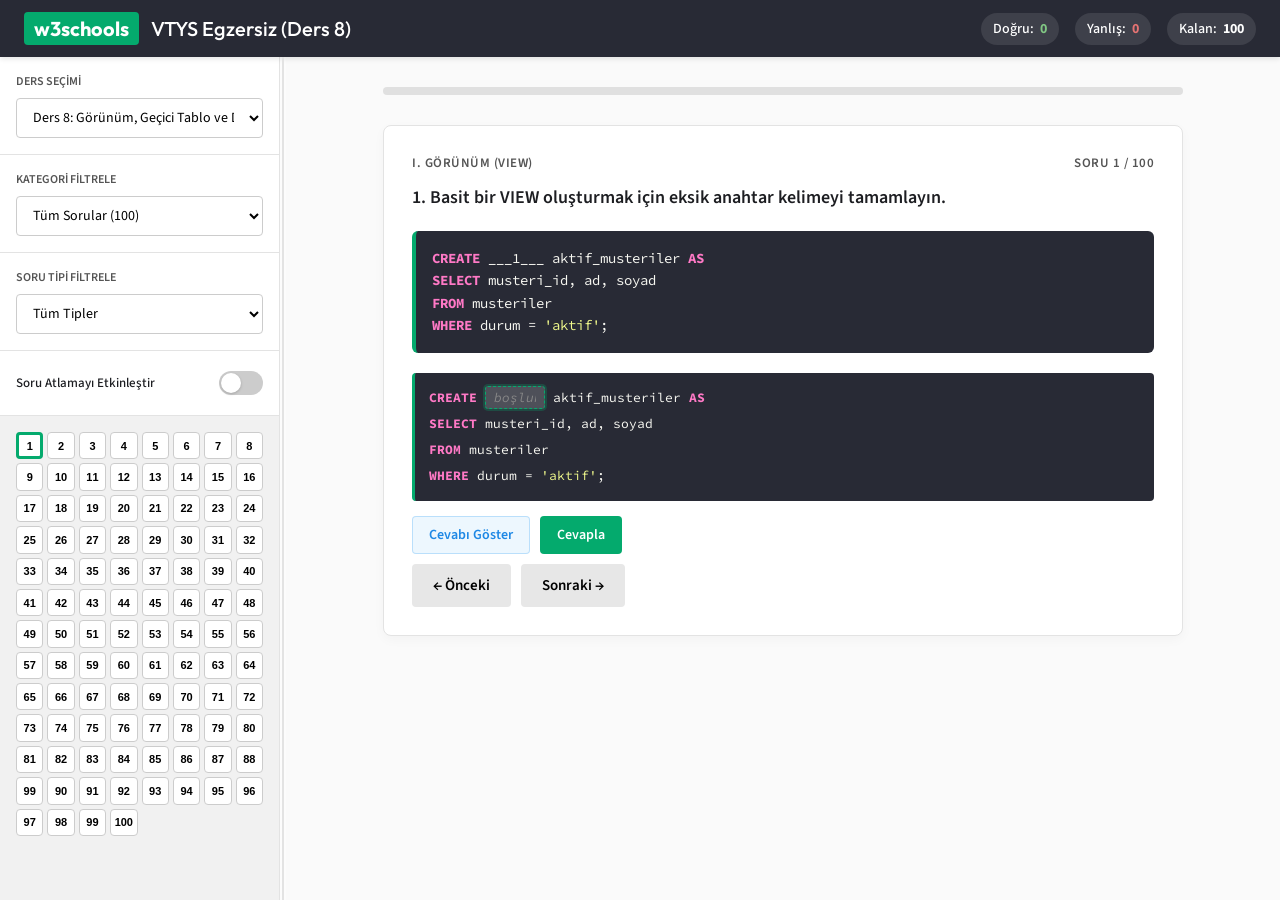
<file: index.html>
<!DOCTYPE html>
<html lang="tr">
<head>
  <meta charset="UTF-8">
  <meta name="viewport" content="width=device-width, initial-scale=1.0">
  <title>VTYS Egzersiz</title>
  <!-- Google Fonts -->
  <link rel="stylesheet" href="styles.css?v=1.96">
  <link rel="preconnect" href="https://fonts.googleapis.com">
  <link rel="preconnect" href="https://fonts.gstatic.com" crossorigin>
  <link href="https://fonts.googleapis.com/css2?family=Outfit:wght@300;400;500;600;700&family=Source+Code+Pro:wght@400;500;600&family=Source+Sans+3:wght@300;400;500;600;700&display=swap" rel="stylesheet">
  
</head>
<body>
  
  <canvas id="confetti-canvas"></canvas>

  <header>
    <div class="header-logo-title">
      <div class="logo-w3">w3schools</div>
      <h1>VTYS Egzersiz (Ders 9)</h1>
    </div>
    <div class="header-stats">
      <div class="stat-badge correct-badge">Doğru: <span id="header-correct">0</span></div>
      <div class="stat-badge incorrect-badge">Yanlış: <span id="header-incorrect">0</span></div>
      <div class="stat-badge">Kalan: <span id="header-remaining">50</span></div>
    </div>
  </header>

  <div class="app-container">
    <!-- Sidebar -->
    <aside class="sidebar" id="sidebar">
      <div class="sidebar-filter">
        <div class="filter-label">Ders Seçimi</div>
        <select class="filter-select" id="lesson-filter">
          <option value="ders8">Ders 8: Görünüm, Geçici Tablo ve Dizin (100 Soru)</option>
          <option value="ders9">Ders 9: T-SQL ve Saklı Yordam (50 Soru)</option>
          <option value="ders10">Ders 10: Market SQL Sorguları (75 Soru)</option>
          <option value="ders11">Ders 11: Fonksiyon ve Tetikleyici (30 Soru)</option>
          <option value="ders12">Ders 12: Gelişmiş Saklı Yordamlar ve Hata Yönetimi (40 Soru)</option>
          <option value="final">Final Sınavı (30 Soru)</option>
        </select>
      </div>
      <div class="sidebar-filter" id="difficulty-filter-container" style="display: none;">
        <div class="filter-label">Zorluk Derecesi</div>
        <select class="filter-select" id="difficulty-filter">
          <option value="easy">Kolay (Bir Kısmı Boş)</option>
          <option value="hard">Zor (Tüm SQL Kelimeleri Boş)</option>
        </select>
      </div>
      <div class="sidebar-filter">
        <div class="filter-label">Kategori Filtrele</div>
        <select class="filter-select" id="category-filter">
          <option value="all">Tüm Sorular (50)</option>
          <option value="tsql">I. Transact-SQL ve Transaction (20)</option>
          <option value="sp">II. Saklı Yordam (STORED PROCEDURE) (30)</option>
        </select>
      </div>
      <div class="sidebar-filter">
        <div class="filter-label">Soru Tipi Filtrele</div>
        <select class="filter-select" id="type-filter">
          <option value="all">Tüm Tipler</option>
          <option value="code">Kod Soruları (70%)</option>
          <option value="choice">Çoktan Seçmeli (30%)</option>
        </select>
      </div>
      <div class="sidebar-filter">
        <label class="switch-container">
          <span class="switch-label">Soru Atlamayı Etkinleştir</span>
          <input type="checkbox" id="skip-toggle" class="switch-input">
          <span class="switch-toggle"></span>
        </label>
      </div>
      <div class="sidebar-list-container">
        <div class="questions-grid" id="questions-grid">
          <!-- Dynamically populated buttons -->
        </div>
      </div>
    </aside>

    <!-- Left Resizer -->
    <div class="resizer-left" id="resizer-left"></div>

    <!-- Main Content -->
    <main>
      <div class="content-wrapper">
        <div class="progress-container">
          <div class="progress-bar-fill" id="progress-bar"></div>
        </div>

        <div id="quiz-area">
          <div class="question-card" id="question-card">
            <div class="question-meta" style="display: flex; align-items: center; justify-content: space-between; width: 100%;">
              <div style="display: flex; align-items: center; gap: 10px;">
                <span id="question-category">Kategori</span>
                <button class="btn btn-info btn-sm btn-inline-icon" id="btn-show-sql" style="display: none;">
                  <svg width="12" height="12" viewBox="0 0 24 24" fill="none" stroke="currentColor" stroke-width="2">
                    <path d="M14 2H6a2 2 0 0 0-2 2v16a2 2 0 0 0 2 2h12a2 2 0 0 0 2-2V8z"/>
                    <polyline points="14 2 14 8 20 8"/>
                    <line x1="16" y1="13" x2="8" y2="13"/>
                    <line x1="16" y1="17" x2="8" y2="17"/>
                    <polyline points="10 9 9 9 8 9"/>
                  </svg>
                  Kaynak SQL
                </button>
              </div>
              <span id="question-number">Soru 1 / 50</span>
            </div>
            
            <h3 class="question-title" id="question-text">Yükleniyor...</h3>
            
            <div class="code-snippet" id="code-block" style="display: none;"></div>
            
            <!-- Question types templates -->
            <div id="answers-container">
              <!-- Dynamically populated options -->
            </div>

            <div class="actions-row">
              <div class="nav-buttons">
                <button class="btn btn-secondary" id="btn-prev">
                  &larr; Önceki
                </button>
                <button class="btn btn-secondary" id="btn-next">
                  Sonraki &rarr;
                </button>
              </div>
              
              <div style="display: flex; gap: 10px;">
                <button class="btn btn-info" id="btn-explain" style="display: none;">
                  Cevabı / Açıklamayı Göster
                </button>
                <button class="btn btn-primary" id="btn-check">
                  Cevabı Kontrol Et
                </button>
              </div>
            </div>

            <!-- Explanation Box -->
            <div class="explanation-box" id="explanation-box">
              <h4>
                <svg width="16" height="16" viewBox="0 0 24 24" fill="currentColor">
                  <path d="M12 2C6.48 2 2 6.48 2 12s4.48 10 10 10 10-4.48 10-10S17.52 2 12 2zm1 15h-2v-6h2v6zm0-8h-2V7h2v2z"/>
                </svg>
                Açıklama ve Slayt Referansı
              </h4>
              <p id="explanation-text"></p>
            </div>
          </div>
        </div>

        <!-- Dashboard Template (hidden by default) -->
        <div id="dashboard-area" style="display: none;">
          <div class="dashboard-card">
            <h2 class="dashboard-title">Quiz Tamamlandı! 🎉</h2>
            <p class="dashboard-subtitle">Dr. Öğr. Üyesi Hüseyin COŞKUN'un Ders 9 (T-SQL ve Saklı Yordamlar) sunumuna dayalı 50 soruluk sınavı tamamladınız.</p>
            
            <div class="score-circle">
              <div class="score-percentage" id="score-percent">0%</div>
              <div class="score-fraction" id="score-fraction">0 / 50</div>
            </div>

            <table class="stats-table">
              <tr class="correct-row">
                <td>Doğru Sayısı:</td>
                <td id="dash-correct">0</td>
              </tr>
              <tr class="incorrect-row">
                <td>Yanlış Sayısı:</td>
                <td id="dash-incorrect">0</td>
              </tr>
              <tr>
                <td>Boş Bırakılan:</td>
                <td id="dash-empty">0</td>
              </tr>
              <tr>
                <td>Başarı Durumu:</td>
                <td id="dash-status">Geliştirilmeli</td>
              </tr>
            </table>

            <button class="btn btn-primary" id="btn-reset">Sınavı Yeniden Başlat</button>
          </div>
        </div>
      </div>
    </main>

    <!-- Right Resizer -->
    <div class="resizer-right" id="resizer-right" style="display: none;"></div>

    <!-- Right Sidebar (SQL Files Explorer) -->
    <aside class="sidebar-right" id="sidebar-right" style="display: none;">
      <div class="sidebar-filter">
        <div class="filter-label">SQL Dosya Gezgini</div>
        <div style="margin-top: 5px;">
          <input type="text" id="sql-search" placeholder="Dosya adı ara..." class="filter-select" style="padding: 6px 10px; font-size: 13px;">
        </div>
      </div>
      <div class="sidebar-list-container">
        <div class="sql-files-list" id="sql-files-list">
          <!-- Dynamically populated files list -->
        </div>
      </div>
    </aside>
  </div>

  <!-- SQL Code Modal -->
  <div id="sql-modal" class="modal-overlay">
    <div class="modal-content">
      <div class="modal-header">
        <h3 id="sql-modal-title">SQL Dosyası</h3>
        <button class="modal-close" id="sql-modal-close">&times;</button>
      </div>
      <div class="modal-body">
        <pre><code id="sql-modal-code" class="sql-code-block"></code></pre>
      </div>
      <div class="modal-footer">
        <button class="btn btn-secondary" id="sql-modal-copy">Kodu Kopyala</button>
        <button class="btn btn-primary" id="sql-modal-download">Dosyayı İndir</button>
      </div>
    </div>
  </div>

  <script src="questions.js?v=1.96"></script>
  <script src="app.js?v=1.96"></script>
</body>
</html>
</file>
<file: styles.css>
:root {
      --w3-green: #04AA6D;
      --w3-green-hover: #059862;
      --w3-dark: #282A35;
      --w3-light-gray: #f1f1f1;
      --w3-border: #e3e3e3;
      --text-main: #1d1e22;
      --text-muted: #555555;
      
      --correct: #2e7d32;
      --correct-bg: #e8f5e9;
      --correct-border: #a5d6a7;
      
      --incorrect: #c62828;
      --incorrect-bg: #ffebee;
      --incorrect-border: #ef9a9a;
      
      --info-bg: #e7f3fe;
      --info-border: #2196F3;
      
      --font-sans: 'Source Sans 3', 'Segoe UI', Tahoma, Geneva, Verdana, sans-serif;
      --font-title: 'Outfit', sans-serif;
      --font-mono: 'Source Code Pro', 'Courier New', Courier, monospace;
    }

    * {
      box-sizing: border-box;
      margin: 0;
      padding: 0;
    }

    body {
      font-family: var(--font-sans);
      background-color: #fcfcfc;
      color: var(--text-main);
      display: flex;
      flex-direction: column;
      height: 100vh;
      overflow: hidden;
    }

    /* Header */
    header {
      background-color: var(--w3-dark);
      color: white;
      padding: 12px 24px;
      display: flex;
      justify-content: space-between;
      align-items: center;
      box-shadow: 0 2px 5px rgba(0,0,0,0.1);
      z-index: 10;
      flex-shrink: 0;
    }

    .header-logo-title {
      display: flex;
      align-items: center;
      gap: 12px;
    }

    .logo-w3 {
      background-color: var(--w3-green);
      color: white;
      font-family: var(--font-title);
      font-weight: 700;
      font-size: 20px;
      padding: 4px 10px;
      border-radius: 4px;
      user-select: none;
    }

    header h1 {
      font-family: var(--font-title);
      font-size: 20px;
      font-weight: 500;
    }

    .header-stats {
      display: flex;
      gap: 16px;
      align-items: center;
    }

    .stat-badge {
      background-color: rgba(255, 255, 255, 0.1);
      padding: 6px 12px;
      border-radius: 20px;
      font-size: 14px;
      font-weight: 500;
      display: flex;
      align-items: center;
      gap: 6px;
    }

    .stat-badge span {
      font-weight: bold;
    }

    .stat-badge.correct-badge span {
      color: #81c784;
    }

    .stat-badge.incorrect-badge span {
      color: #e57373;
    }

    /* Main Container */
    .app-container {
      display: flex;
      flex: 1;
      overflow: hidden;
      position: relative;
    }

    /* Sidebar Navigation */
    .sidebar {
      width: 280px;
      background-color: var(--w3-light-gray);
      border-right: 1px solid var(--w3-border);
      display: flex;
      flex-direction: column;
      flex-shrink: 0;
      transition: transform 0.3s ease;
      z-index: 5;
    }

    .sidebar-filter {
      padding: 16px;
      border-bottom: 1px solid var(--w3-border);
      background-color: white;
    }

    .filter-label {
      font-size: 12px;
      text-transform: uppercase;
      font-weight: 600;
      color: var(--text-muted);
      margin-bottom: 8px;
    }

    .filter-select {
      width: 100%;
      padding: 8px 12px;
      border-radius: 4px;
      border: 1px solid #ccc;
      font-family: var(--font-sans);
      font-size: 14px;
      outline: none;
      background-color: white;
    }

    .sidebar-list-container {
      flex: 1;
      overflow-y: auto;
      padding: 16px;
    }

    .questions-grid {
      display: grid;
      grid-template-columns: repeat(8, 1fr);
      gap: 4px;
    }

    .q-btn {
      aspect-ratio: 1;
      border: 1px solid #ccc;
      background-color: white;
      border-radius: 4px;
      font-weight: 600;
      font-size: 11px;
      cursor: pointer;
      display: flex;
      align-items: center;
      justify-content: center;
      transition: all 0.2s;
    }

    .q-btn:hover {
      background-color: #e3e3e3;
      border-color: #888;
    }

    .q-btn.current {
      outline: 3px solid var(--w3-green);
      outline-offset: -3px;
      font-weight: 700;
    }

    .q-btn.answered-correct {
      background-color: var(--correct-bg);
      border-color: var(--correct-border);
      color: var(--correct);
    }

    .q-btn.answered-incorrect {
      background-color: var(--incorrect-bg);
      border-color: var(--incorrect-border);
      color: var(--incorrect);
    }

    /* Main Content Area */
    main {
      flex: 1;
      padding: 30px;
      overflow-y: auto;
      display: flex;
      flex-direction: column;
      align-items: center;
      background-color: #fafafa;
    }

    .content-wrapper {
      width: 100%;
      max-width: 800px;
      display: flex;
      flex-direction: column;
      gap: 20px;
    }

    /* Question Card */
    .question-card {
      background-color: white;
      border-radius: 8px;
      border: 1px solid var(--w3-border);
      box-shadow: 0 4px 12px rgba(0,0,0,0.03);
      padding: 28px;
      display: flex;
      flex-direction: column;
    }

    .question-meta {
      display: flex;
      justify-content: space-between;
      align-items: center;
      flex-wrap: wrap;
      gap: 10px;
      font-size: 13px;
      font-weight: 600;
      color: var(--text-muted);
      margin-bottom: 12px;
      text-transform: uppercase;
      letter-spacing: 0.5px;
    }

    .question-title {
      font-size: 18px;
      font-weight: 600;
      line-height: 1.5;
      margin-bottom: 20px;
    }

    /* Code Block snippet */
    .code-snippet {
      background-color: var(--w3-dark);
      color: #f8f8f2;
      border-left: 4px solid var(--w3-green);
      border-radius: 6px;
      padding: 16px;
      font-family: var(--font-mono);
      font-size: 14px;
      line-height: 1.6;
      overflow-x: auto;
      margin-bottom: 20px;
      white-space: pre;
    }

    .sql-keyword {
      color: #ff79c6;
      font-weight: bold;
    }

    .sql-string {
      color: #f1fa8c;
    }

    /* Options */
    .options-list {
      display: flex;
      flex-direction: column;
      gap: 12px;
      margin-bottom: 20px;
    }

    .option-card {
      border: 1px solid #d3d3d3;
      border-radius: 6px;
      padding: 16px;
      cursor: pointer;
      display: flex;
      align-items: center;
      gap: 12px;
      transition: all 0.2s;
      background-color: white;
      user-select: none;
    }

    .option-card:hover {
      background-color: #f7f7f7;
      border-color: #888;
    }

    .option-card.selected {
      background-color: #f0f7f4;
      border-color: var(--w3-green);
      font-weight: 500;
    }

    .option-card.correct-highlight {
      background-color: var(--correct-bg);
      border-color: var(--correct);
      color: var(--correct);
      font-weight: 500;
    }

    .option-card.incorrect-highlight {
      background-color: var(--incorrect-bg);
      border-color: var(--incorrect);
      color: var(--incorrect);
    }

    .option-radio {
      width: 18px;
      height: 18px;
      border-radius: 50%;
      border: 2px solid #aaa;
      display: flex;
      align-items: center;
      justify-content: center;
      flex-shrink: 0;
    }

    .option-card.selected .option-radio {
      border-color: var(--w3-green);
    }

    .option-card.selected .option-radio::after {
      content: "";
      width: 10px;
      height: 10px;
      background-color: var(--w3-green);
      border-radius: 50%;
    }

    /* True False Option Styles */
    .tf-container {
      display: flex;
      gap: 16px;
      margin-bottom: 20px;
    }

    .tf-btn {
      flex: 1;
      padding: 16px;
      border: 1px solid #d3d3d3;
      border-radius: 6px;
      background-color: white;
      font-size: 16px;
      font-weight: 600;
      cursor: pointer;
      text-align: center;
      transition: all 0.2s;
    }

    .tf-btn:hover {
      background-color: #f7f7f7;
      border-color: #888;
    }

    .tf-btn.selected {
      background-color: #f0f7f4;
      border-color: var(--w3-green);
      color: var(--w3-green);
    }

    .tf-btn.correct-highlight {
      background-color: var(--correct-bg);
      border-color: var(--correct);
      color: var(--correct);
    }

    .tf-btn.incorrect-highlight {
      background-color: var(--incorrect-bg);
      border-color: var(--incorrect);
      color: var(--incorrect);
    }

    /* Fill in the Blank option styles */
    .blank-container {
      margin-bottom: 24px;
      display: flex;
      flex-direction: column;
      gap: 10px;
    }

    .blank-input {
      width: 100%;
      max-width: 400px;
      padding: 12px 16px;
      font-size: 16px;
      border-radius: 6px;
      border: 1px solid #ccc;
      font-family: var(--font-sans);
      outline: none;
      transition: border-color 0.2s;
    }

    .blank-input:focus {
      border-color: var(--w3-green);
    }

    .blank-input.correct-highlight {
      background-color: var(--correct-bg);
      border-color: var(--correct);
      color: var(--correct);
    }

    .blank-input.incorrect-highlight {
      background-color: var(--incorrect-bg);
      border-color: var(--incorrect);
      color: var(--incorrect);
    }

    .blank-feedback {
      font-size: 14px;
      font-weight: 600;
      display: none;
    }
    .blank-feedback.correct {
      color: var(--correct);
      display: block;
    }
    .blank-feedback.incorrect {
      color: var(--incorrect);
      display: block;
    }

    /* Actions Row */
    .actions-row {
      display: flex;
      justify-content: space-between;
      align-items: center;
      margin-top: 10px;
    }

    .nav-buttons {
      display: flex;
      gap: 10px;
    }

    .btn {
      padding: 10px 20px;
      font-size: 15px;
      font-weight: 600;
      border-radius: 4px;
      cursor: pointer;
      border: 1px solid transparent;
      font-family: var(--font-sans);
      transition: all 0.2s;
      display: flex;
      align-items: center;
      gap: 8px;
    }

    .btn-secondary {
      background-color: #e7e7e7;
      color: black;
    }

    .btn-secondary:hover {
      background-color: #ddd;
    }

    .btn-primary {
      background-color: var(--w3-green);
      color: white;
    }

    .btn-primary:hover {
      background-color: var(--w3-green-hover);
    }

    .btn-primary:disabled {
      background-color: #cccccc;
      cursor: not-allowed;
    }

    .btn-info {
      background-color: rgba(33, 150, 243, 0.08);
      color: #1e88e5;
      border: 1px solid rgba(33, 150, 243, 0.25);
    }
 
    .btn-info:hover {
      background-color: rgba(33, 150, 243, 0.18);
      border-color: #2196F3;
      color: #0b7dda;
    }

    /* Explanation Box */
    .explanation-box {
      background-color: var(--info-bg);
      border-left: 6px solid var(--info-border);
      border-radius: 4px;
      padding: 18px;
      margin-top: 20px;
      display: none;
      animation: fadeIn 0.3s ease;
    }

    .explanation-box h4 {
      font-size: 15px;
      font-weight: 700;
      color: #0b7dda;
      margin-bottom: 8px;
      display: flex;
      align-items: center;
      gap: 6px;
    }

    .explanation-box p {
      font-size: 14.5px;
      line-height: 1.5;
      color: #333;
    }

    /* Dashboard view */
    .dashboard-card {
      background-color: white;
      border-radius: 8px;
      border: 1px solid var(--w3-border);
      box-shadow: 0 4px 12px rgba(0,0,0,0.03);
      padding: 36px;
      text-align: center;
      display: flex;
      flex-direction: column;
      align-items: center;
      gap: 20px;
    }

    .dashboard-title {
      font-family: var(--font-title);
      font-size: 28px;
      font-weight: 700;
      color: var(--w3-dark);
    }

    .dashboard-subtitle {
      font-size: 16px;
      color: var(--text-muted);
      max-width: 500px;
    }

    .score-circle {
      width: 160px;
      height: 160px;
      border-radius: 50%;
      background-color: #f7f7f7;
      border: 10px solid var(--w3-green);
      display: flex;
      flex-direction: column;
      justify-content: center;
      align-items: center;
      margin: 10px 0;
    }

    .score-percentage {
      font-family: var(--font-title);
      font-size: 38px;
      font-weight: 700;
      color: var(--w3-dark);
    }

    .score-fraction {
      font-size: 14px;
      color: var(--text-muted);
      font-weight: 500;
    }

    .stats-table {
      width: 100%;
      max-width: 400px;
      margin: 10px 0;
      border-collapse: collapse;
    }

    .stats-table td {
      padding: 10px;
      border-bottom: 1px solid var(--w3-border);
      font-size: 15px;
      text-align: left;
    }

    .stats-table td:last-child {
      text-align: right;
      font-weight: bold;
    }

    .stats-table tr.correct-row td:last-child {
      color: var(--correct);
    }

    .stats-table tr.incorrect-row td:last-child {
      color: var(--incorrect);
    }

    /* Mobile view toggle button */
    .mobile-nav-toggle {
      display: none;
      background-color: var(--w3-dark);
      border: none;
      color: white;
      font-size: 20px;
      cursor: pointer;
      padding: 8px;
    }

    /* Animations */
    @keyframes fadeIn {
      from { opacity: 0; transform: translateY(5px); }
      to { opacity: 1; transform: translateY(0); }
    }

    /* Confetti Canvas */
    #confetti-canvas {
      position: absolute;
      top: 0;
      left: 0;
      width: 100%;
      height: 100%;
      pointer-events: none;
      z-index: 100;
      display: none;
    }

    /* Progress bar overall */
    .progress-container {
      width: 100%;
      background-color: #e0e0e0;
      border-radius: 4px;
      height: 8px;
      margin-bottom: 10px;
      overflow: hidden;
    }

    .progress-bar-fill {
      height: 100%;
      background-color: var(--w3-green);
      width: 0%;
      transition: width 0.3s ease;
    }

    /* Responsive */
    @media (max-width: 768px) {
      .app-container {
        flex-direction: column;
      }
      
      .sidebar {
        width: 100%;
        height: auto;
        max-height: 220px;
        border-right: none;
        border-bottom: 1px solid var(--w3-border);
      }

      .questions-grid {
        grid-template-columns: repeat(10, 1fr);
      }

      main {
        padding: 15px;
      }

      .question-card {
        padding: 18px;
      }

      .actions-row {
        flex-direction: column;
        gap: 12px;
        align-items: stretch;
      }

      .nav-buttons {
        justify-content: space-between;
      }
      
      .btn {
        justify-content: center;
      }
    }

    /* Code question - inline blanks in snippet */
    .code-question-snippet {
      background-color: var(--w3-dark);
      color: #f8f8f2;
      border-left: 3px solid var(--w3-green);
      border-radius: 4px;
      padding: 12px 14px;
      font-family: var(--font-mono);
      font-size: 13px;
      line-height: 2;
      overflow-x: auto;
      margin-bottom: 10px;
      white-space: pre-wrap;
      word-break: break-word;
    }

    .code-blank-input {
      background-color: rgba(255,255,255,0.12);
      border: 1.5px dashed #888;
      border-radius: 3px;
      color: #50fa7b;
      font-family: var(--font-mono);
      font-size: 13px;
      font-weight: 600;
      padding: 2px 8px;
      min-width: 60px;
      max-width: 200px;
      outline: none;
      transition: all 0.2s;
      text-align: center;
    }

    .code-blank-input::placeholder {
      color: #888;
      font-weight: 400;
      font-style: italic;
    }

    .code-blank-input:focus {
      border-color: var(--w3-green);
      background-color: rgba(255,255,255,0.18);
      box-shadow: 0 0 0 2px rgba(4,170,109,0.25);
    }

    .code-blank-input.blank-correct {
      border-color: #28a745;
      border-style: solid;
      background-color: rgba(40,167,69,0.2);
      color: #50fa7b;
    }

    .code-blank-input.blank-incorrect {
      border-color: #dc3545;
      border-style: solid;
      background-color: rgba(220,53,69,0.2);
      color: #ff6b6b;
      text-decoration: line-through;
    }

    .code-correct-answer {
      font-size: 11px;
      color: #50fa7b;
      font-family: var(--font-mono);
      display: none;
      margin-left: 4px;
    }

    .code-correct-answer.show {
      display: inline;
    }

    .code-blanks-summary {
      display: flex;
      flex-wrap: wrap;
      gap: 6px;
      margin-top: 8px;
    }

    .code-blank-result {
      font-size: 11.5px;
      font-weight: 500;
      padding: 4px 8px;
      border-radius: 3px;
      font-family: var(--font-mono);
    }

    .code-blank-result.result-ok {
      background-color: rgba(40,167,69,0.15);
      color: #81c784;
      border: 1px solid rgba(40,167,69,0.3);
    }

    .code-blank-result.result-fail {
      background-color: rgba(220,53,69,0.15);
      color: #e57373;
      border: 1px solid rgba(220,53,69,0.3);
    }


/* Code Questions Error Shake and Custom Styles */
@keyframes codeShake {
  0%, 100% { transform: translateX(0); }
  25% { transform: translateX(-5px); }
  75% { transform: translateX(5px); }
}
.blank-error-shake {
  animation: codeShake 0.15s ease-in-out 2;
  border-color: #f44336 !important;
  background-color: #ffebee !important;
}
.blank-showing-answer {
  background-color: #e3f2fd !important;
  color: #0d47a1 !important;
  font-weight: bold;
}

/* Custom Toggle Switch Styles */
.switch-container {
  display: flex;
  align-items: center;
  justify-content: space-between;
  cursor: pointer;
  user-select: none;
  padding: 4px 0;
}

.switch-label {
  font-size: 13px;
  font-weight: 500;
  color: var(--text-main);
}

.switch-input {
  display: none;
}

.switch-toggle {
  width: 44px;
  height: 24px;
  background-color: #ccc;
  border-radius: 12px;
  position: relative;
  transition: background-color 0.2s;
  flex-shrink: 0;
}

.switch-toggle::after {
  content: '';
  position: absolute;
  width: 20px;
  height: 20px;
  border-radius: 50%;
  background-color: white;
  top: 2px;
  left: 2px;
  transition: transform 0.2s;
  box-shadow: 0 1px 3px rgba(0,0,0,0.2);
}

.switch-input:checked + .switch-toggle {
  background-color: var(--w3-green);
}

.switch-input:checked + .switch-toggle::after {
  transform: translateX(20px);
}

/* Modal Styles */
.modal-overlay {
  position: fixed;
  top: 0;
  left: 0;
  width: 100%;
  height: 100%;
  background-color: rgba(0,0,0,0.5);
  backdrop-filter: blur(8px);
  display: flex;
  justify-content: center;
  align-items: center;
  z-index: 1000;
  opacity: 0;
  transition: opacity 0.25s ease;
  pointer-events: none;
}

.modal-overlay.active {
  opacity: 1;
  pointer-events: auto;
}

.modal-content {
  background-color: white;
  border-radius: 12px;
  width: 90%;
  max-width: 700px;
  max-height: 85vh;
  display: flex;
  flex-direction: column;
  box-shadow: 0 10px 30px rgba(0,0,0,0.25);
  transform: translateY(20px);
  transition: transform 0.25s ease;
  overflow: hidden;
}

.modal-overlay.active .modal-content {
  transform: translateY(0);
}

.modal-header {
  padding: 16px 24px;
  border-bottom: 1px solid var(--w3-border);
  display: flex;
  justify-content: space-between;
  align-items: center;
  background-color: var(--w3-light-gray);
}

.modal-header h3 {
  font-family: var(--font-title);
  font-size: 18px;
  font-weight: 600;
  color: var(--w3-dark);
  margin: 0;
}

.modal-close {
  background: none;
  border: none;
  font-size: 24px;
  cursor: pointer;
  color: var(--text-muted);
  transition: color 0.15s;
  display: flex;
  align-items: center;
  justify-content: center;
  width: 32px;
  height: 32px;
  border-radius: 50%;
}

.modal-close:hover {
  color: var(--w3-dark);
  background-color: rgba(0,0,0,0.05);
}

.modal-body {
  padding: 24px;
  overflow-y: auto;
  flex: 1;
  background-color: #282a36; /* Dracula dark background for code preview */
  color: #f8f8f2;
}

.sql-code-block {
  font-family: var(--font-mono);
  font-size: 14px;
  line-height: 1.6;
  white-space: pre-wrap;
  word-break: break-all;
}

.modal-footer {
  padding: 16px 24px;
  border-top: 1px solid var(--w3-border);
  display: flex;
  justify-content: flex-end;
  gap: 12px;
  background-color: var(--w3-light-gray);
}

/* Small inline button style */
.btn-sm {
  padding: 4px 10px;
  font-size: 12px;
  border-radius: 4px;
  line-height: 1.5;
}

.btn-inline-icon {
  display: inline-flex;
  align-items: center;
  gap: 6px;
  font-family: var(--font-title);
  font-weight: 500;
}

/* Sidebar Right (SQL Files Explorer) Styles */
.sidebar-right {
  width: 260px;
  background-color: white;
  border-left: 1px solid var(--w3-border);
  display: flex;
  flex-direction: column;
  flex-shrink: 0;
  transition: transform 0.3s ease;
  z-index: 5;
}

.sql-files-list {
  display: flex;
  flex-direction: column;
  gap: 6px;
}

.sql-file-item {
  display: flex;
  align-items: center;
  justify-content: space-between;
  padding: 8px 12px;
  border-radius: 6px;
  background-color: var(--w3-light-gray);
  border: 1px solid transparent;
  cursor: pointer;
  transition: all 0.15s ease;
}

.sql-file-item:hover {
  background-color: #e8f5e9;
  border-color: #c8e6c9;
}

.sql-file-item.active {
  background-color: #e8f5e9;
  border-color: var(--w3-green);
  color: var(--correct);
  font-weight: 600;
}

.sql-file-name-container {
  display: flex;
  align-items: center;
  gap: 8px;
  min-width: 0;
  flex: 1;
}

.sql-file-name {
  font-size: 12.5px;
  white-space: nowrap;
  overflow: hidden;
  text-overflow: ellipsis;
}

.sql-file-badge {
  font-size: 10px;
  font-weight: 600;
  padding: 2px 6px;
  border-radius: 10px;
  background-color: #e3e3e3;
  color: #555;
  flex-shrink: 0;
}

.sql-file-badge.linked {
  background-color: #e8f5e9;
  color: #2e7d32;
}

/* Sidebar Resizers Styles */
.resizer-left, .resizer-right {
  width: 6px;
  background-color: transparent;
  cursor: col-resize;
  flex-shrink: 0;
  transition: background-color 0.15s ease;
  z-index: 10;
  position: relative;
}

.resizer-left::after, .resizer-right::after {
  content: '';
  position: absolute;
  top: 0;
  bottom: 0;
  left: 2px;
  width: 2px;
  background-color: var(--w3-border);
  transition: background-color 0.15s ease;
}

.resizer-left:hover, .resizer-right:hover,
.resizer-left.dragging, .resizer-right.dragging {
  background-color: rgba(4, 170, 109, 0.08);
}

.resizer-left:hover::after, .resizer-right:hover::after,
.resizer-left.dragging::after, .resizer-right.dragging::after {
  background-color: var(--w3-green);
}

.dragging-resizer {
  user-select: none !important;
  cursor: col-resize !important;
}
</file>
